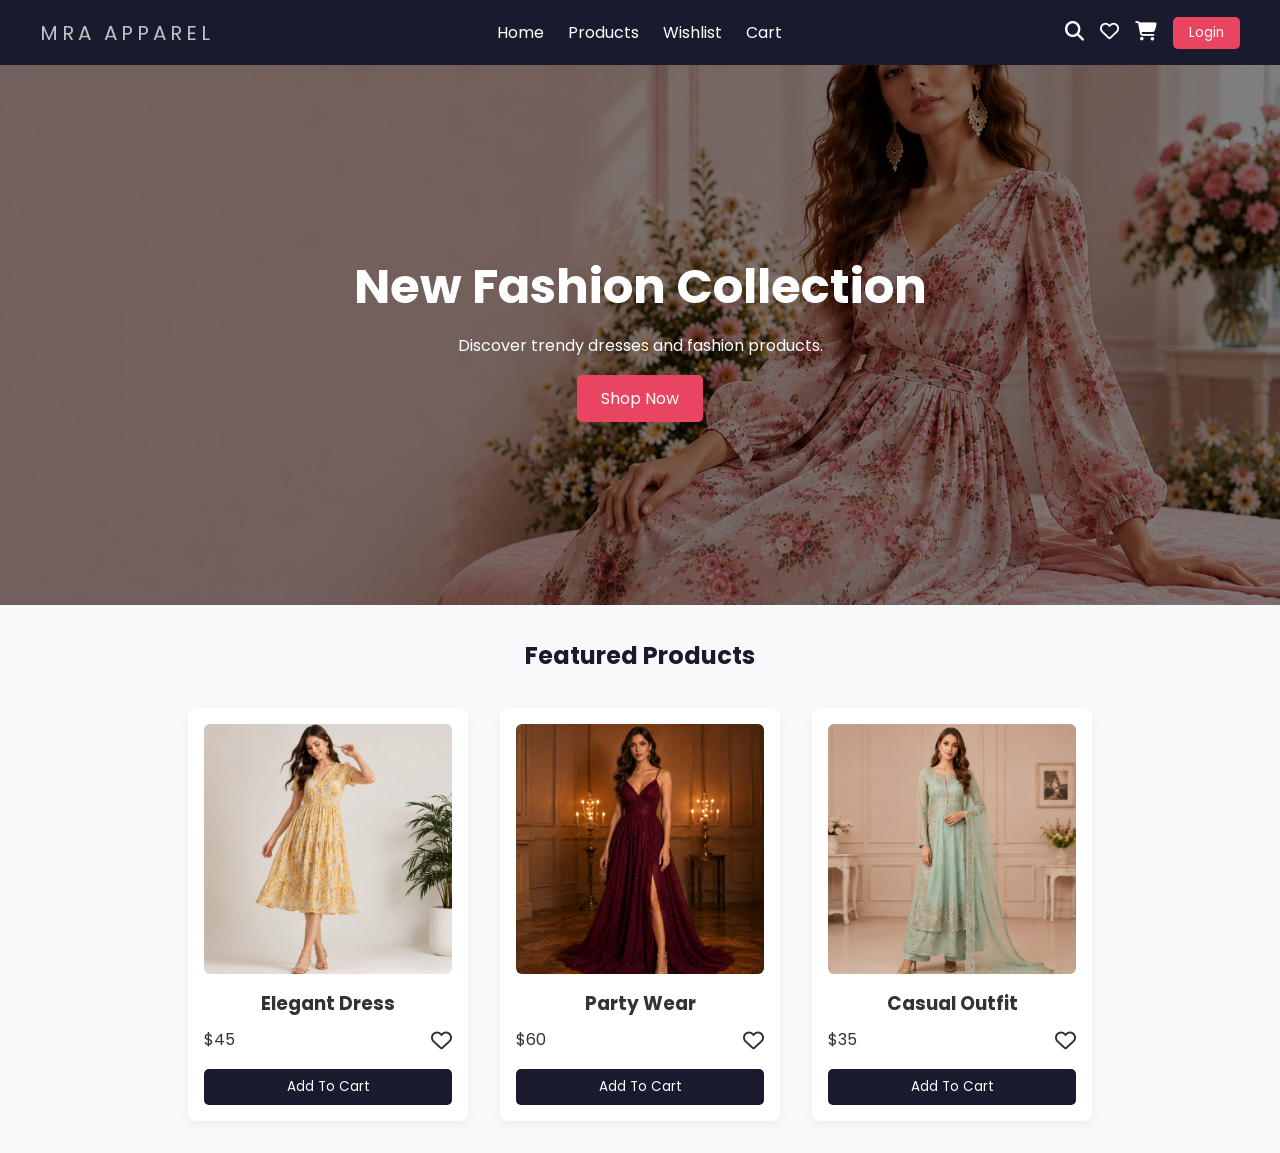
<file: index.html>
<!DOCTYPE html>
<html lang="en">
<head>
  <meta charset="UTF-8">
  <meta name="viewport" content="width=device-width, initial-scale=1.0">
  <title>MRA Fashion - Home</title>
  <link rel="stylesheet" href="css/style.css">
  <link rel="preconnect" href="https://fonts.googleapis.com">
  <link href="https://fonts.googleapis.com/css2?family=Poppins:wght@300;400;500;600&display=swap" rel="stylesheet">
  <link rel="stylesheet" href="https://cdnjs.cloudflare.com/ajax/libs/font-awesome/6.5.1/css/all.min.css">
  <!-- <link href="https://fonts.googleapis.com/css2?family=Playfair+Display:ital,wght@0,500;0,700;1,400&display=swap" rel="stylesheet"> -->
</head>
<body>

  <header>
    <nav class="navbar">
      <a href="index.html" class="logo-sapphire">
  
  <div class="sapphire-brand">
    <span class="brand-title">MRA Apparel</span>
    
  </div>
</a>
      <ul class="nav-links">
        <li><a href="index.html">Home</a></li>
        <li><a href="products.html">Products</a></li>
        <li><a href="wishlist.html">Wishlist</a></li>
        <li><a href="cart.html">Cart</a></li>
      </ul>
      <div class="nav-icons">
        <a href="products.html"><i class="fa-solid fa-magnifying-glass"></i></a>
        <a href="wishlist.html"><i class="fa-regular fa-heart"></i></a>
        <a href="cart.html"><i class="fa-solid fa-cart-shopping"></i></a>
        <a href="login.html"><button class="login-btn">Login</button></a>
      </div>
    </nav>
  </header>

  <section class="hero">
    <div class="hero-text">
      <h1>New Fashion Collection</h1>
      <p>Discover trendy dresses and fashion products.</p>
      <a href="products.html"><button>Shop Now</button></a>
    </div>
  </section>

  <section class="products">
    <h2>Featured Products</h2>
    <div class="product-container">
      <div class="product-card">
        <img src="images/dress1.jpg" alt="Dress">
        <h3>Elegant Dress</h3>
        <div class="product-icon">
          <p>$45</p>
          <i class="fa-regular fa-heart wishlist-icon"></i>
        </div>
        <button class="add-cart">Add To Cart</button>
      </div>

      <div class="product-card">
        <img src="images/dress2.jpg" alt="Dress">
        <h3>Party Wear</h3>
        <div class="product-icon">
          <p>$60</p>
          <i class="fa-regular fa-heart wishlist-icon"></i>
        </div>
        <button class="add-cart">Add To Cart</button>
      </div>

      <div class="product-card">
        <img src="images/dress3.jpg" alt="Dress">
        <h3>Casual Outfit</h3>
        <div class="product-icon">
          <p>$35</p>
          <i class="fa-regular fa-heart wishlist-icon"></i>
        </div>
        <button class="add-cart">Add To Cart</button>
      </div>
    </div>
  </section>

  <script src="js/script.js"></script>
</body>
</html>
</file>
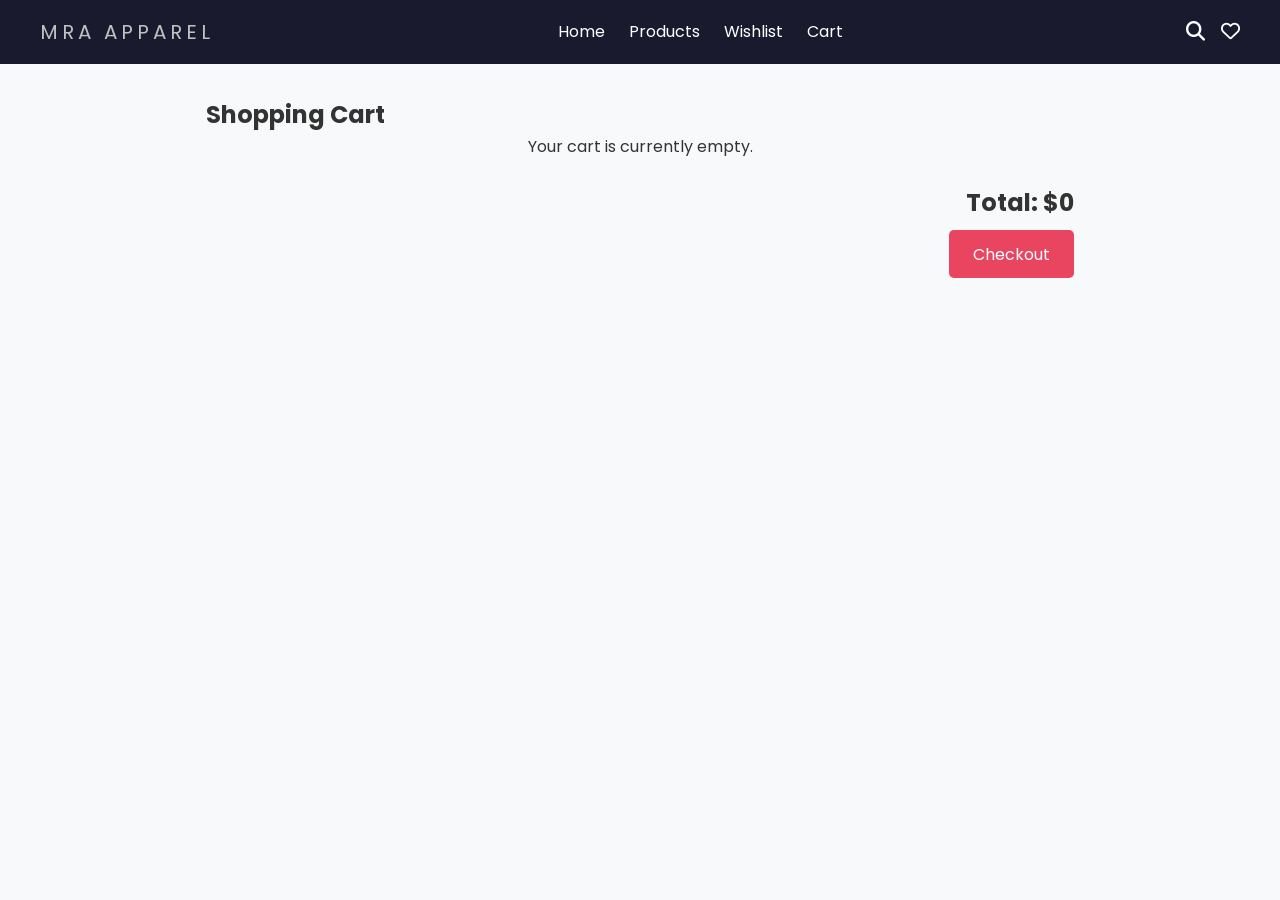
<file: cart.html>
<!DOCTYPE html>
<html lang="en">
<head>
  <meta charset="UTF-8">
  <meta name="viewport" content="width=device-width, initial-scale=1.0">
  <title>Shopping Cart - MRA Fashion</title>
  <link rel="stylesheet" href="css/style.css">
  <link rel="preconnect" href="https://fonts.googleapis.com">
  <link href="https://fonts.googleapis.com/css2?family=Poppins:wght@300;400;500;600&display=swap" rel="stylesheet">
  <link rel="stylesheet" href="https://cdnjs.cloudflare.com/ajax/libs/font-awesome/6.5.1/css/all.min.css">
</head>
<body>

  <header>
  <nav class="navbar">
    <a href="index.html" class="logo-box-style">
      <!-- <div class="emoji-box"><span>👔</span></div> -->
      <div class="text-box-group">
        <div class="box-initials">MRA APPAREL</div>
        <!-- <div class="box-sub">APPAREL</div> -->
      </div>
    </a>

    <ul class="nav-links">
      <li><a href="index.html">Home</a></li>
      <li><a href="products.html">Products</a></li>
      <li><a href="wishlist.html">Wishlist</a></li>
      <li><a href="cart.html" class="active">Cart</a></li>
    </ul>

    <div class="nav-icons">
      <a href="products.html"><i class="fa-solid fa-magnifying-glass"></i></a>
      <a href="wishlist.html"><i class="fa-regular fa-heart"></i></a>
      <!-- <a href="cart.html"><i class="fa-solid fa-cart-shopping"></i></a> -->
      <!-- <a href="login.html"><button class="login-btn">Login</button></a> -->
    </div>
  </nav>
</header>

  <section class="cart-section">
    <h1>Shopping Cart</h1>
    <div class="cart-container"></div>

    <div class="cart-total">
      <h2>Total: $<span id="totalPrice">0</span></h2>
      <button class="checkout-btn">Checkout</button>
    </div>
  </section>

  <script src="js/script.js"></script>
</body>
</html>
</file>
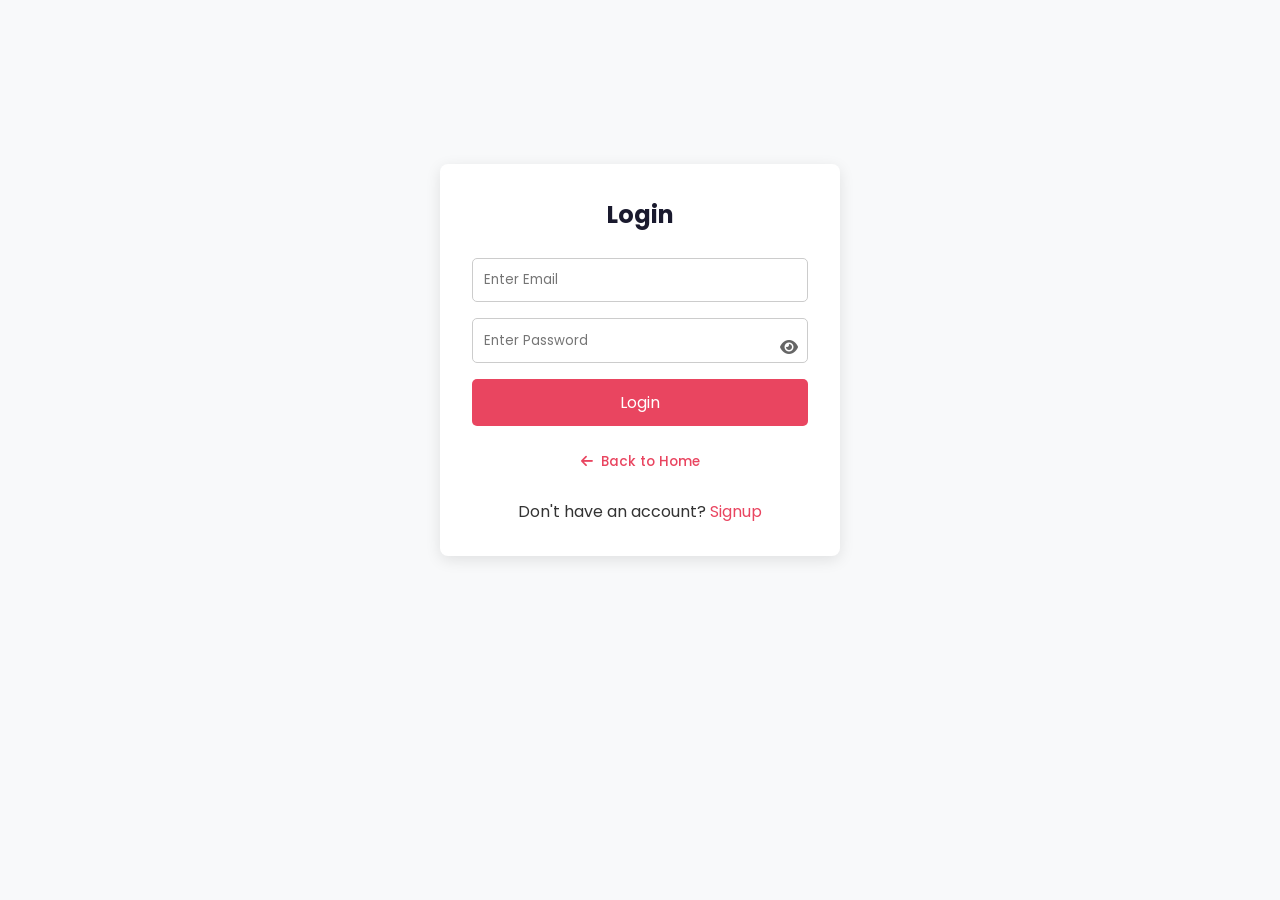
<file: login.html>
<!DOCTYPE html>
<html lang="en">
<head>
  <meta charset="UTF-8">
  <meta name="viewport" content="width=device-width, initial-scale=1.0">
  <title>Login - MRA Fashion</title>
  <link rel="stylesheet" href="css/style.css">
  <link rel="preconnect" href="https://fonts.googleapis.com">
  <link href="https://fonts.googleapis.com/css2?family=Poppins:wght@300;400;500;600&display=swap" rel="stylesheet">
  <link rel="stylesheet" href="https://cdnjs.cloudflare.com/ajax/libs/font-awesome/6.5.1/css/all.min.css">
</head>
<body>

  <section class="auth-container">
    <div class="auth-box">
      
      <h2>Login</h2>
      <form id="loginForm">
        <input type="email" id="loginEmail" placeholder="Enter Email" required>
        <div class="password-box">
          <input type="password" id="loginPassword" placeholder="Enter Password" required>
          <i class="fa-solid fa-eye" id="toggleLoginPassword"></i>
        </div>
        <button type="submit">Login</button>
      </form>
      <a href="index.html" class="back-link">
      <i class="fa-solid fa-arrow-left"></i> Back to Home
    </a>
      <p>Don't have an account? <a href="signup.html">Signup</a></p>
    </div>
  </section>

  <script src="js/script.js"></script>
</body>
</html>
</file>
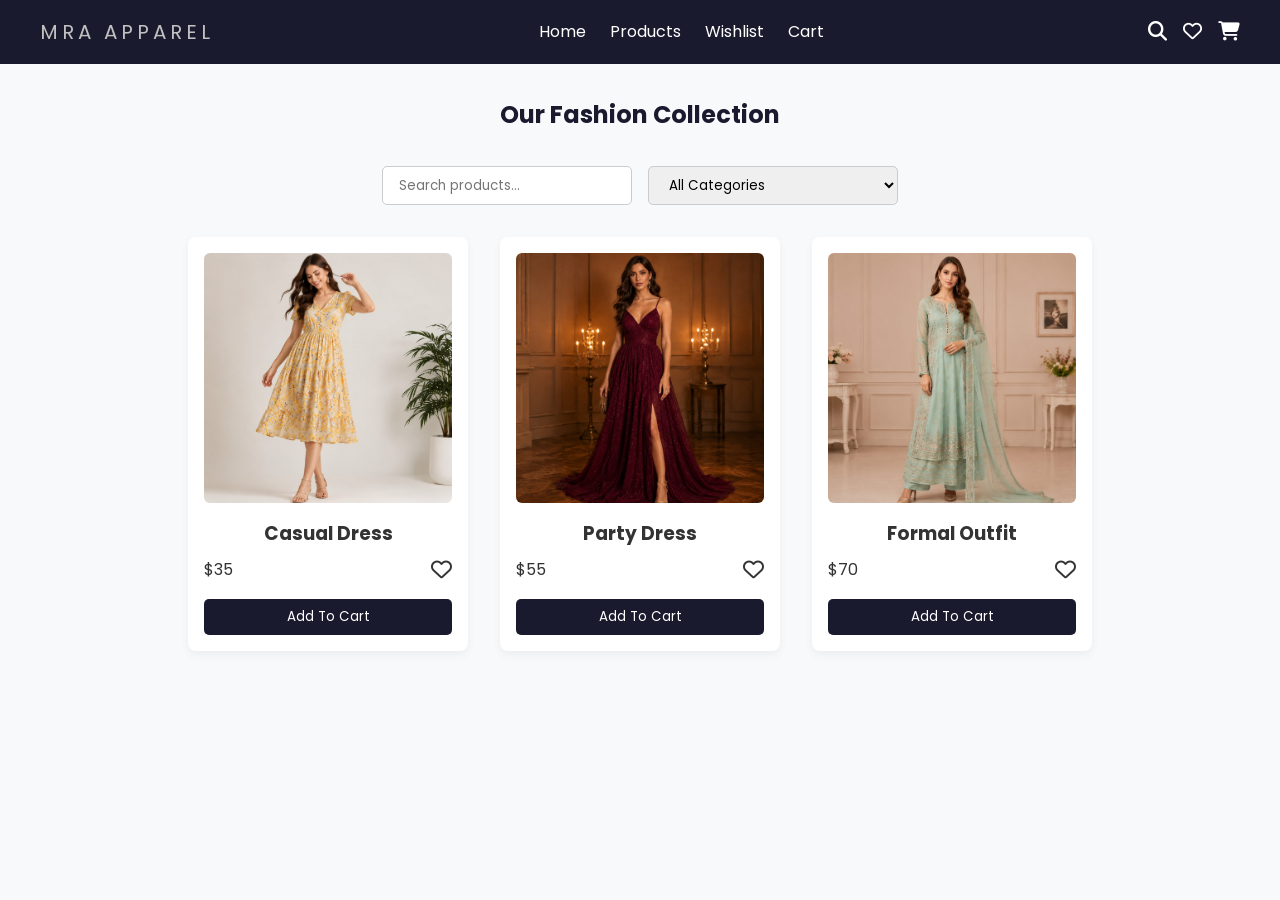
<file: products.html>
<!DOCTYPE html>
<html lang="en">
<head>
  <meta charset="UTF-8">
  <meta name="viewport" content="width=device-width, initial-scale=1.0">
  <title>Products - MRA Fashion</title>
  <link rel="stylesheet" href="css/style.css">
  <link rel="preconnect" href="https://fonts.googleapis.com">
  <link href="https://fonts.googleapis.com/css2?family=Poppins:wght@300;400;500;600&display=swap" rel="stylesheet">
  <link rel="stylesheet" href="https://cdnjs.cloudflare.com/ajax/libs/font-awesome/6.5.1/css/all.min.css">
</head>
<body>

 <header>
  <nav class="navbar">
    <a href="index.html" class="logo-box-style">
      <!-- <div class="emoji-box"><span>👔</span></div> -->
      <div class="text-box-group">
        <div class="box-initials">MRA Apparel</div>
        <!-- <div class="box-sub">APPAREL</div> -->
      </div>
    </a>

    <ul class="nav-links">
      <li><a href="index.html">Home</a></li>
      <li><a href="products.html" class="active">Products</a></li>
      <li><a href="wishlist.html">Wishlist</a></li>
      <li><a href="cart.html">Cart</a></li>
    </ul>

    <div class="nav-icons">
      <a href="products.html"><i class="fa-solid fa-magnifying-glass"></i></a>
      <a href="wishlist.html"><i class="fa-regular fa-heart"></i></a>
      <a href="cart.html"><i class="fa-solid fa-cart-shopping"></i></a>
      <!-- <a href="login.html"><button class="login-btn">Login</button></a> -->
    </div>
  </nav>
</header>

  <section class="page-title">
    <h1>Our Fashion Collection</h1>
  </section>

  <section class="filter-section">
    <input type="text" id="searchInput" placeholder="Search products...">
    <select id="categoryFilter">
      <option value="all">All Categories</option>
      <option value="casual">Casual</option>
      <option value="party">Party Wear</option>
      <option value="formal">Formal</option>
    </select>
  </section>

  <section class="products">
    <div class="product-container" id="productContainer">
      <div class="product-card" data-category="casual">
        <img src="images/dress1.jpg" alt="Dress">
        <h3>Casual Dress</h3>
        <div class="product-icon">
          <p>$35</p>
          <i class="fa-regular fa-heart wishlist-icon"></i>
        </div>
        <button class="add-cart">Add To Cart</button>
      </div>

      <div class="product-card" data-category="party">
        <img src="images/dress2.jpg" alt="Dress">
        <h3>Party Dress</h3>
        <div class="product-icon">
          <p>$55</p>
          <i class="fa-regular fa-heart wishlist-icon"></i>
        </div>
        <button class="add-cart">Add To Cart</button>
      </div>

      <div class="product-card" data-category="formal">
        <img src="images/dress3.jpg" alt="Dress">
        <h3>Formal Outfit</h3>
        <div class="product-icon">
          <p>$70</p>
          <i class="fa-regular fa-heart wishlist-icon"></i>
        </div>
        <button class="add-cart">Add To Cart</button>
      </div>
    </div>
  </section>

  <script src="js/script.js"></script>
</body>
</html>
</file>
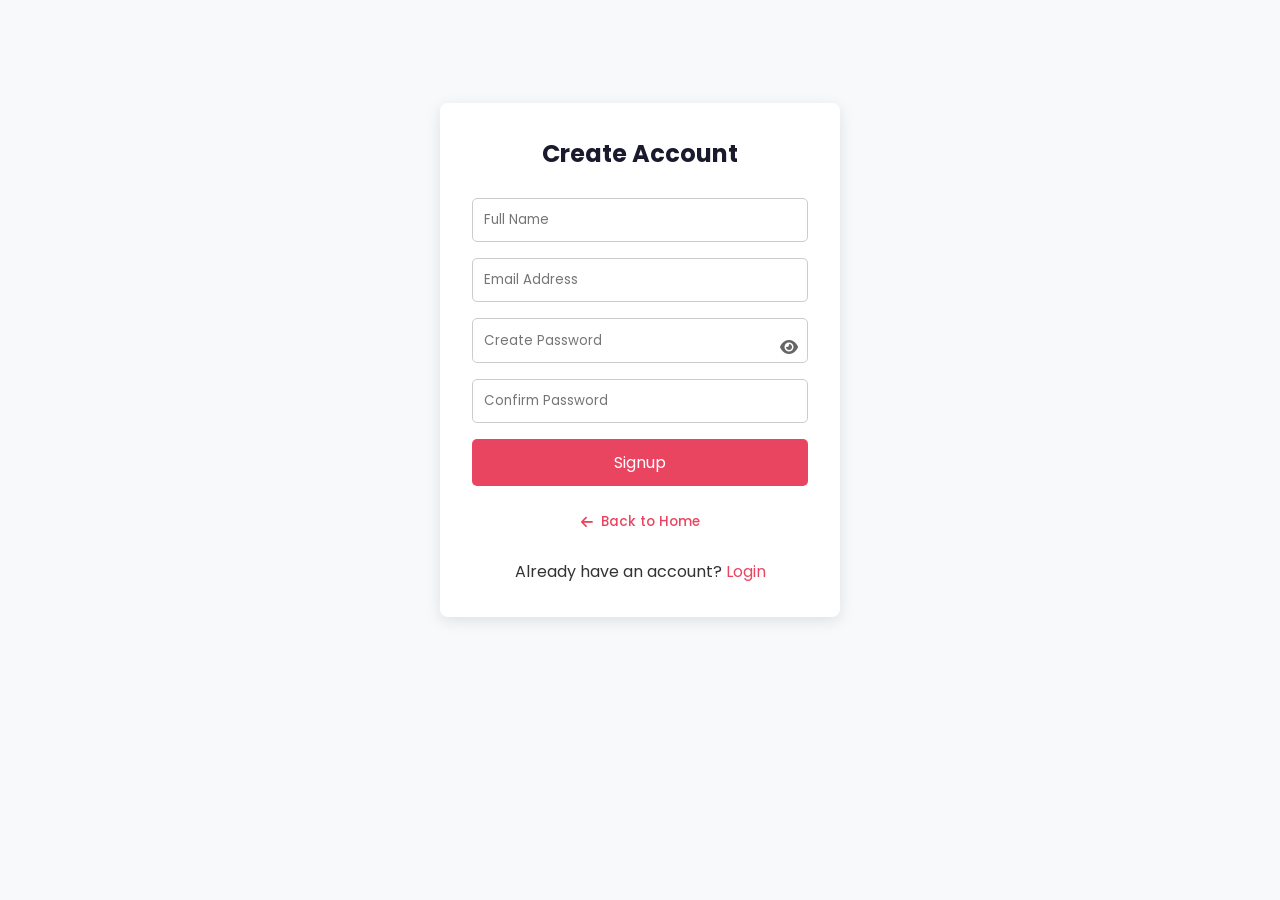
<file: signup.html>
<!DOCTYPE html>
<html lang="en">
<head>
  <meta charset="UTF-8">
  <meta name="viewport" content="width=device-width, initial-scale=1.0">
  <title>Signup - MRA Fashion</title>
  <link rel="stylesheet" href="css/style.css">
  <link rel="preconnect" href="https://fonts.googleapis.com">
  <link href="https://fonts.googleapis.com/css2?family=Poppins:wght@300;400;500;600&display=swap" rel="stylesheet">
  <link rel="stylesheet" href="https://cdnjs.cloudflare.com/ajax/libs/font-awesome/6.5.1/css/all.min.css">
</head>
<body>

  <section class="auth-container">
    <div class="auth-box">
      <h2>Create Account</h2>
      <form id="signupForm">
        <input type="text" id="signupName" placeholder="Full Name" required>
        <input type="email" id="signupEmail" placeholder="Email Address" required>
        <div class="password-box">
          <input type="password" id="signupPassword" placeholder="Create Password" required>
          <i class="fa-solid fa-eye" id="toggleSignupPassword"></i>
        </div>
        <input type="password" id="confirmPassword" placeholder="Confirm Password" required>
        <button type="submit">Signup</button>
      </form>
      <a href="index.html" class="back-link">
      <i class="fa-solid fa-arrow-left"></i> Back to Home
    </a>
      <p>Already have an account? <a href="login.html">Login</a></p>
    </div>
  </section>

  <script src="js/script.js"></script>
</body>
</html>
</file>
<file: css/style.css>
* {
    box-sizing: border-box;
    margin: 0;
    padding: 0;
    font-family: 'Poppins', sans-serif;
}

body {
    background-color: #f8f9fa;
    color: #333;
    line-height: 1.6;
}

/* Navbar */
header {
    background: #1a1a2e;
    padding: 1rem 2rem;
    position: sticky;
    top: 0;
    z-index: 1000;
}

.navbar {
    display: flex;
    justify-content: space-between;
    align-items: center;
    max-width: 1200px;
    margin: 0 auto;
}

/* .logo {
    display: flex;
    align-items: center;
    gap: 10px;
    color: #fff;
    font-size: 1.2rem;
}

.logo-img {
    width: 40px;
    height: 40px;
    border-radius: 50%;
} */

/* Sapphire Style Premium Logo */
.logo-sapphire {
  display: flex;
  align-items: center;
  gap: 15px;
  text-decoration: none;
}

.sapphire-emblem {
  width: 48px;
  height: 48px;
  border: 1px solid #d4af37; /* Royal Gold Border */
  outline: 1px solid #d4af37;
  outline-offset: -4px;
  display: flex;
  align-items: center;
  justify-content: center;
  background: #000000;
  transition: transform 0.3s ease;
}

.sapphire-emblem span {
  color: #d4af37; /* Gold Color */
  font-family: 'Playfair Display', Georgia, serif;
  font-size: 0.85rem;
  font-weight: 700;
  letter-spacing: 2px;
}

.sapphire-brand {
  display: flex;
  flex-direction: column;
  
}

.brand-title {
  color: silver;
  /* font-family: 'Playfair Display', Georgia, serif; */
  font-size: 1.25rem;
  font-weight: 400;
  letter-spacing: 4px;
  text-transform: uppercase;
}

.brand-subtitle {
  color: #d4af37;
  font-size: 0.6rem;
  letter-spacing: 2.5px;
  text-transform: uppercase;
  margin-top: -2px;
}

.logo-sapphire:hover .sapphire-emblem {
  transform: rotate(45deg);
}

.nav-links {
    display: flex;
    list-style: none;
    gap: 1.5rem;
}

.nav-links a {
    color: #fff;
    text-decoration: none;
    transition: color 0.3s;
}

.nav-links a:hover{
    color: #e94560;
}


.nav-icons {
    display: flex;
    align-items: center;
    gap: 1rem;
}

.nav-icons a, .nav-icons i {
    color: #fff;
    font-size: 1.2rem;
    text-decoration: none;
    cursor: pointer;
    text-align: center;
}

.login-btn {
    background: #e94560;
    color: #fff;
    border: none;
    padding: 0.4rem 1rem;
    border-radius: 5px;
    cursor: pointer;
}
.login-btn:hover{
    background: #d05b6c;
}

/* Hero Section */
.hero {
    background: linear-gradient(rgba(0,0,0,0.5), rgba(0,0,0,0.5)), url('../images/banner.jpg') center/cover;
    height: 60vh;
    display: flex;
    align-items: center;
    justify-content: center;
    text-align: center;
    color: #fff;
}

.hero-text h1 {
    font-size: 3rem;
    margin-bottom: 0.5rem;
}

.hero-text button {
    background: #e94560;
    color: #fff;
    border: none;
    padding: 0.7rem 1.5rem;
    margin-top: 1rem;
    font-size: 1rem;
    border-radius: 5px;
    cursor: pointer;
}
.hero-text button:hover{
    background: #d05b6c;
}

/* Products Section */



.products, .page-title, .filter-section {
    max-width: 1200px;
    margin: 2rem auto;
    padding: 0 1rem;
}

.products h2, .page-title h1 {
    text-align: center;
    margin-bottom: 2rem;
    color: #1a1a2e;
}

/* .product-container {
    display: grid;
    grid-template-columns: repeat(auto-fill, minmax(250px, 1fr));
    gap: 2rem;
} */

.product-container {
    display: grid;
    grid-template-columns: repeat(auto-fit, minmax(250px, 280px));
    justify-content: center; /* Cards ko horizontal center karne ke liye */
    gap: 2rem;
}

.product-card {
    background: #fff;
    border-radius: 8px;
    padding: 1rem;
    box-shadow: 0 4px 10px rgba(0,0,0,0.05);
    text-align: center;
    position: relative;
}

.product-card img {
    width: 100%;
    height: 250px;
    object-fit: cover;
    border-radius: 6px;
}

.product-card h3 {
    margin: 0.5rem 0;
}

.product-icon {
    display: flex;
    justify-content: space-between;
    align-items: center;
    margin: 0.5rem 0;
}

.wishlist-icon {
    font-size: 1.3rem;
    cursor: pointer;
}

.wishlist-icon.wishlist-active,
.wishlist-icon.fa-solid {
    color: #e94560 !important;
}

.add-cart {
    background: #1a1a2e;
    color: #fff;
    border: none;
    width: 100%;
    padding: 0.5rem;
    border-radius: 5px;
    cursor: pointer;
    margin-top: 0.5rem;
}

.add-cart:hover {
    background: #0f3460;
}

/* Filter Section */
.filter-section {
    display: flex;
    gap: 1rem;
    justify-content: center;
}

.filter-section input, .filter-section select {
    padding: 0.5rem 1rem;
    border: 1px solid #ccc;
    border-radius: 5px;
    width: 250px;
}

/* Cart & Wishlist Pages */
.cart-section, .wishlist-section {
    max-width: 900px;
    margin: 2rem auto;
    padding: 0 1rem;
    min-height: 60vh;
}

.cart-item, .wishlist-item {
    display: flex;
    align-items: center;
    justify-content: space-between;
    background: #fff;
    padding: 1rem;
    margin-bottom: 1rem;
    border-radius: 8px;
    box-shadow: 0 2px 5px rgba(0,0,0,0.05);
}

.cart-item img, .wishlist-item img {
    width: 80px;
    height: 80px;
    object-fit: cover;
    border-radius: 6px;
}

.cart-remove, .wishlist-remove {
    background: #ff4d4d;
    color: #fff;
    border: none;
    padding: 0.4rem 0.8rem;
    border-radius: 5px;
    cursor: pointer;
}

.cart-total {
    text-align: right;
    margin-top: 1.5rem;
}

.checkout-btn {
    background: #e94560;
    color: #fff;
    border: none;
    padding: 0.7rem 1.5rem;
    border-radius: 5px;
    font-size: 1rem;
    cursor: pointer;
    margin-top: 0.5rem;
}

/* Auth Pages (Login & Signup) */
.auth-container {
    display: flex;
    justify-content: center;
    align-items: center;
    min-height: 80vh;
}

.auth-box {
    background: #fff;
    padding: 2rem;
    border-radius: 8px;
    box-shadow: 0 4px 15px rgba(0,0,0,0.1);
    width: 100%;
    max-width: 400px;
    text-align: center;
}

.auth-box h2 {
    margin-bottom: 1.5rem;
    color: #1a1a2e;
}

.auth-box input {
    width: 100%;
    padding: 0.7rem;
    margin-bottom: 1rem;
    border: 1px solid #ccc;
    border-radius: 5px;
}

.password-box {
    position: relative;
}

.password-box i {
    position: absolute;
    right: 10px;
    top: 35%;
    cursor: pointer;
    color: #666;
}

.auth-box button {
    background: #e94560;
    color: #fff;
    border: none;
    padding: 0.7rem;
    width: 100%;
    border-radius: 5px;
    cursor: pointer;
    font-size: 1rem;
}

.auth-box p {
    margin-top: 1rem;
}

.auth-box a {
    color: #e94560;
    text-decoration: none;
}

/* Responsive UI */
@media (max-width: 768px) {
    .navbar {
        flex-direction: column;
        gap: 1rem;
    }
    .filter-section {
        flex-direction: column;
        align-items: center;
    }
    .filter-section input, .filter-section select {
        width: 100%;
    }
    .cart-item, .wishlist-item {
        flex-direction: column;
        text-align: center;
        gap: 0.5rem;
    }
}
.navbar .logo{
     color: silver;
  /* font-family: 'Playfair Display', Georgia, serif; */
  /* font-size: 1.25rem; */
  font-weight: 10px;
  letter-spacing: 4px;
  text-transform: uppercase;
  font-size: 1rem;
  display: flex;
}








.brand-title {
  color: silver;
  /* font-family: 'Playfair Display', Georgia, serif; */
  font-size: 1.25rem;
  font-weight: 400;
  letter-spacing: 4px;
  text-transform: uppercase;
}

.brand-subtitle {
  color: #d4af37;
  font-size: 0.6rem;
  letter-spacing: 2.5px;
  text-transform: uppercase;
  margin-top: -2px;
}

.logo-sapphire:hover .sapphire-emblem {
  transform: rotate(45deg);
}



/* Checkout Section Styling */

.text-box-group .box-initials{
     color: silver;
  /* font-family: 'Playfair Display', Georgia, serif; */
  font-size: 1.25rem;
  font-weight: 400;
  letter-spacing: 4px;
  text-transform: uppercase;
  
}
.navbar a{text-decoration: none;}

.checkout-wrapper {
  min-height: 80vh;
  display: flex;
  align-items: center;
  justify-content: center;
  padding: 40px 20px;
  background-color: #fff;
}

.checkout-card {
  background: #18181c;
  border: 1px solid #2a2a30;
  border-radius: 8px;
  padding: 35px;
  max-width: 500px;
  width: 100%;
  box-shadow: 0 10px 30px rgba(0, 0, 0, 0.5);
}

.checkout-header {
  text-align: center;
  margin-bottom: 25px;
}

.checkout-header h1 {
  color: #ffffff;
  font-size: 1.8rem;
  font-weight: 600;
  margin-bottom: 5px;
}

.checkout-header p {
  color: #a0a0a0;
  font-size: 0.85rem;
}

.checkout-form {
  display: flex;
  flex-direction: column;
  gap: 18px;
}

.input-group {
  display: flex;
  flex-direction: column;
  gap: 6px;
}

.input-group label {
  color: #dddddd;
  font-size: 0.85rem;
  font-weight: 500;
  display: flex;
  align-items: center;
  gap: 8px;
}

.input-group label i {
  color: #e94560; /* Accent Color */
}

.input-group input,
.input-group textarea {
  background: #0d0d0f;
  border: 1px solid #33333c;
  border-radius: 5px;
  padding: 12px 14px;
  color: #ffffff;
  font-family: 'Poppins', sans-serif;
  font-size: 0.9rem;
  outline: none;
  transition: border-color 0.3s ease, box-shadow 0.3s ease;
}

.input-group input:focus,
.input-group textarea:focus {
  border-color: #e94560;
  box-shadow: 0 0 8px rgba(233, 69, 96, 0.3);
}

.payment-method-box {
  background: rgba(233, 69, 96, 0.08);
  border: 1px dashed #e94560;
  border-radius: 5px;
  padding: 12px;
  display: flex;
  align-items: center;
  gap: 10px;
  color: #ffffff;
  font-size: 0.85rem;
}

.payment-method-box i {
  color: #e94560;
  font-size: 1.1rem;
}

.place-order-btn {
  background: #e94560;
  color: #ffffff;
  border: none;
  border-radius: 5px;
  padding: 14px;
  font-size: 1rem;
  font-weight: 600;
  font-family: 'Poppins', sans-serif;
  cursor: pointer;
  display: flex;
  align-items: center;
  justify-content: center;
  gap: 10px;
  transition: background 0.3s ease, transform 0.2s ease;
  margin-top: 10px;
}

.place-order-btn:hover {
  background: #d0354d;
  transform: translateY(-2px);
}




/* Back to Home Button Style */
.back-link {
  display: inline-flex;
  align-items: center;
  gap: 8px;
  color: #666666;
  text-decoration: none;
  font-size: 0.85rem;
  font-weight: 500;
  margin-bottom: 10px;
  margin-top: 25px;
  align-self: flex-start;
  transition: color 0.3s ease, transform 0.2s ease;
}

.back-link:hover {
  color: #e94560;
  transform: translateX(-3px); /* Hover par thoda left slide hoga */
}
</file>
